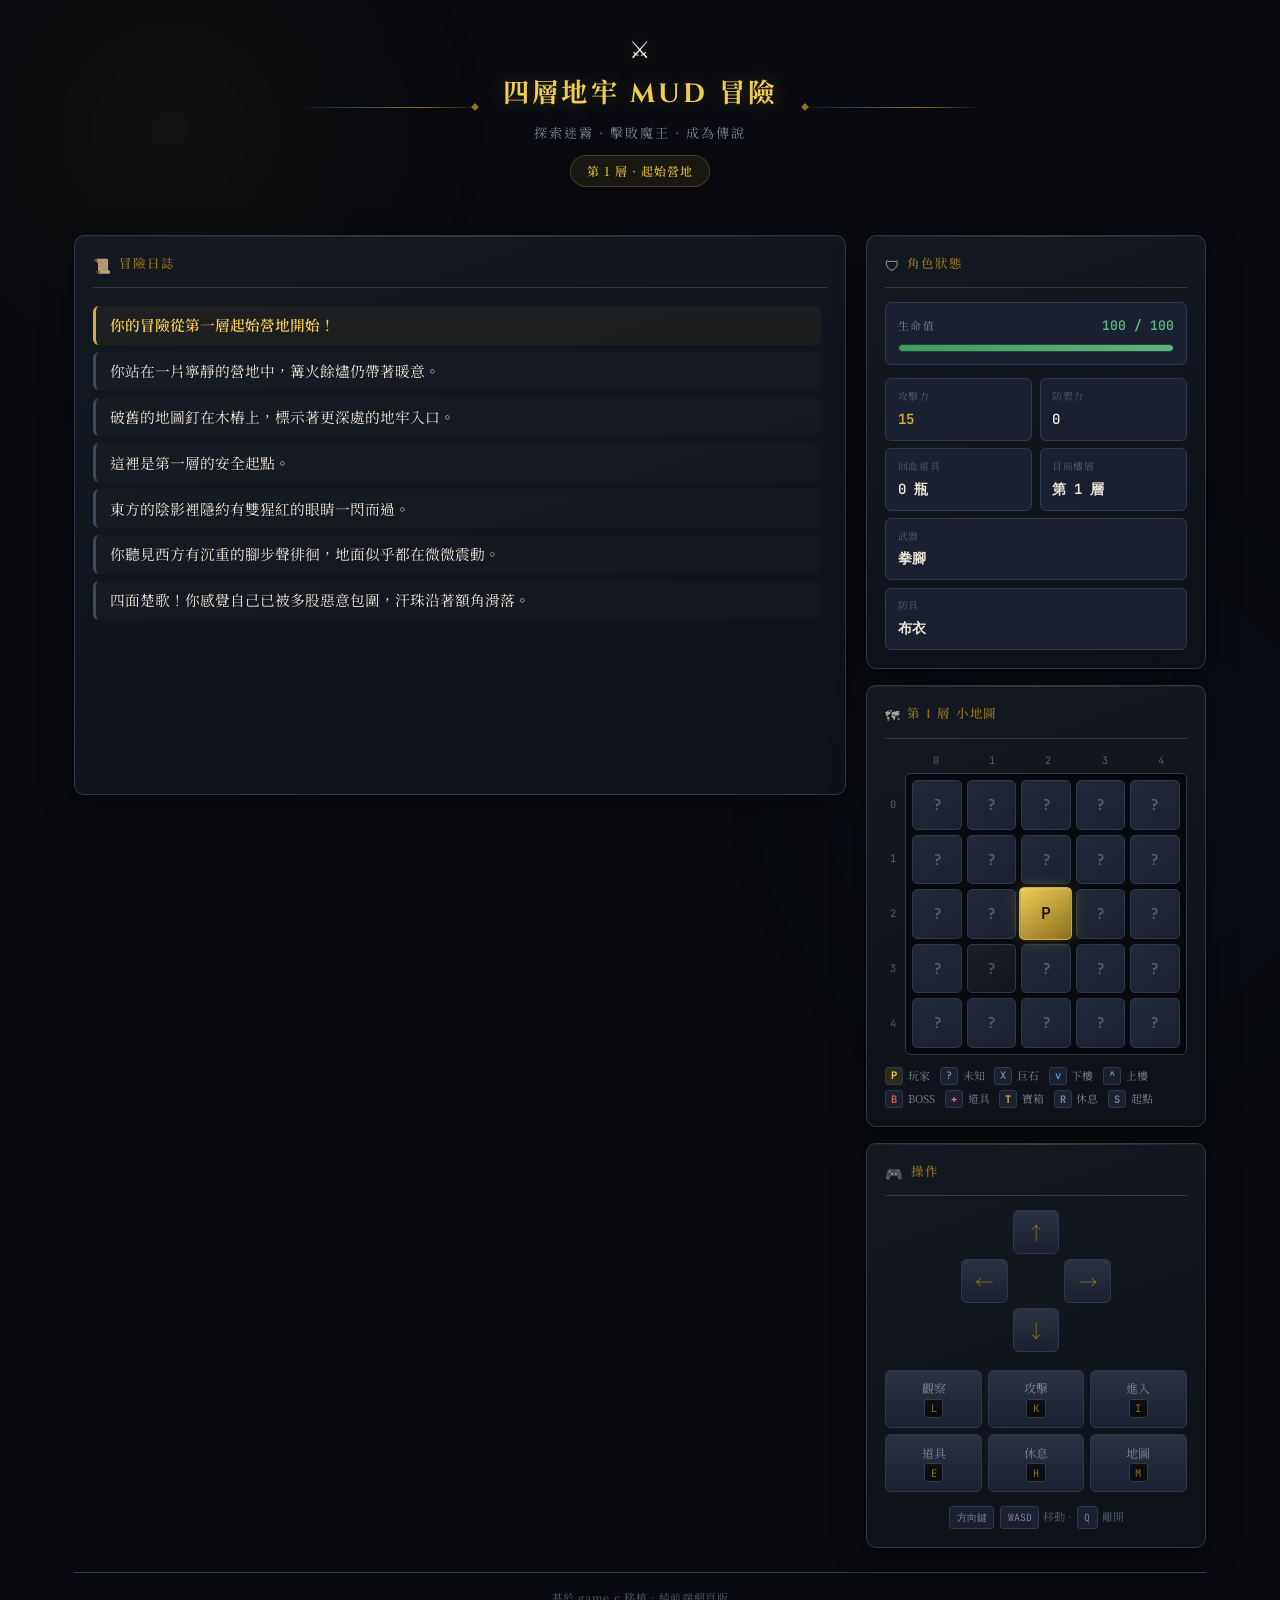
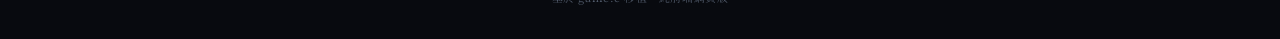
<file: index.html>
<!DOCTYPE html>
<html lang="zh-Hant">
<head>
  <meta charset="UTF-8">
  <meta name="viewport" content="width=device-width, initial-scale=1.0">
  <title>四層地牢 MUD 冒險</title>
  <link rel="stylesheet" href="css/style.css">
  <link rel="preconnect" href="https://fonts.googleapis.com">
  <link rel="preconnect" href="https://fonts.gstatic.com" crossorigin>
  <link href="https://fonts.googleapis.com/css2?family=Cinzel:wght@500;700&family=Noto+Serif+TC:wght@400;500;600;700&family=JetBrains+Mono:wght@400;600&display=swap" rel="stylesheet">
</head>
<body>
  <div class="ambient ambient-a"></div>
  <div class="ambient ambient-b"></div>

  <div class="app">
    <header class="header">
      <div class="header-ornament left"></div>
      <div class="header-center">
        <div class="header-emblem" aria-hidden="true">⚔</div>
        <h1>四層地牢 MUD 冒險</h1>
        <p class="subtitle">探索迷霧 · 擊敗魔王 · 成為傳說</p>
        <div id="floor-badge" class="floor-badge">第 1 層 · 起始營地</div>
      </div>
      <div class="header-ornament right"></div>
    </header>

    <main class="game-layout">
      <section class="panel log-panel">
        <div class="panel-head">
          <span class="panel-icon" aria-hidden="true">📜</span>
          <h2>冒險日誌</h2>
        </div>
        <div id="log" class="log-content" aria-live="polite"></div>
      </section>

      <aside class="sidebar">
        <section class="panel status-panel">
          <div class="panel-head">
            <span class="panel-icon" aria-hidden="true">🛡</span>
            <h2>角色狀態</h2>
          </div>

          <div class="hp-block">
            <div class="hp-header">
              <span class="hp-label">生命值</span>
              <span id="hp-text" class="hp-text">100 / 100</span>
            </div>
            <div class="hp-bar-track">
              <div id="hp-bar" class="hp-bar-fill" style="width: 100%"></div>
            </div>
          </div>

          <div id="status" class="status-grid"></div>
        </section>

        <section class="panel map-panel">
          <div class="panel-head">
            <span class="panel-icon" aria-hidden="true">🗺</span>
            <h2 id="map-title">第 1 層 小地圖</h2>
          </div>

          <div class="map-wrapper">
            <div class="map-axis-top">
              <span></span><span>0</span><span>1</span><span>2</span><span>3</span><span>4</span>
            </div>
            <div class="map-body">
              <div class="map-axis-left" id="map-axis-left"></div>
              <div id="map" class="map-grid" role="grid" aria-label="地牢地圖"></div>
            </div>
          </div>

          <div class="map-legend">
            <span class="legend-item"><i class="sym player">P</i>玩家</span>
            <span class="legend-item"><i class="sym unknown">?</i>未知</span>
            <span class="legend-item"><i class="sym wall">X</i>巨石</span>
            <span class="legend-item"><i class="sym stairs-down">v</i>下樓</span>
            <span class="legend-item"><i class="sym stairs-up">^</i>上樓</span>
            <span class="legend-item"><i class="sym boss">B</i>BOSS</span>
            <span class="legend-item"><i class="sym potion">+</i>道具</span>
            <span class="legend-item"><i class="sym chest">T</i>寶箱</span>
            <span class="legend-item"><i class="sym rest">R</i>休息</span>
            <span class="legend-item"><i class="sym start">S</i>起點</span>
          </div>
        </section>

        <section class="panel controls-panel">
          <div class="panel-head">
            <span class="panel-icon" aria-hidden="true">🎮</span>
            <h2>操作</h2>
          </div>

          <div class="dpad">
            <button class="btn move-btn" data-dir="up" title="向北移動 (W / ↑)">
              <span class="btn-arrow">↑</span>
            </button>
            <button class="btn move-btn" data-dir="left" title="向西移動 (A / ←)">
              <span class="btn-arrow">←</span>
            </button>
            <button class="btn move-btn" data-dir="down" title="向南移動 (S / ↓)">
              <span class="btn-arrow">↓</span>
            </button>
            <button class="btn move-btn" data-dir="right" title="向東移動 (D / →)">
              <span class="btn-arrow">→</span>
            </button>
          </div>

          <div class="action-buttons">
            <button class="btn action-btn" data-action="look" title="L">
              <span class="action-name">觀察</span><kbd>L</kbd>
            </button>
            <button class="btn action-btn combat" data-action="kill" title="K">
              <span class="action-name">攻擊</span><kbd>K</kbd>
            </button>
            <button class="btn action-btn" data-action="enter" title="I">
              <span class="action-name">進入</span><kbd>I</kbd>
            </button>
            <button class="btn action-btn heal" data-action="potion" title="E">
              <span class="action-name">道具</span><kbd>E</kbd>
            </button>
            <button class="btn action-btn heal" data-action="rest" title="H">
              <span class="action-name">休息</span><kbd>H</kbd>
            </button>
            <button class="btn action-btn" data-action="map" title="M">
              <span class="action-name">地圖</span><kbd>M</kbd>
            </button>
          </div>

          <p class="hint">
            <span class="hint-chip">方向鍵</span>
            <span class="hint-chip">WASD</span>
            移動 ·
            <span class="hint-chip">Q</span>
            離開
          </p>
        </section>
      </aside>
    </main>

    <footer class="footer">
      <span>基於 game.c 移植 · 純前端網頁版</span>
    </footer>
  </div>

  <div id="modal-overlay" class="modal-overlay hidden">
    <div class="modal boss-modal" role="dialog" aria-labelledby="modal-title">
      <div class="modal-glow"></div>
      <div class="modal-icon" aria-hidden="true">☠</div>
      <h3 id="modal-title">危險警告</h3>
      <p>前方房間散發著毀滅性的暗紅氣息，令人窒息！</p>
      <p>你感覺到一股遠超先前三層怪物的恐怖力量——這是 BOSS 的巢穴。</p>
      <p class="modal-warn">一旦進入，將無法輕易撤退。</p>
      <div class="modal-actions">
        <button id="modal-yes" class="btn btn-danger">進入決戰 <kbd>Y</kbd></button>
        <button id="modal-no" class="btn btn-ghost">再準備一下 <kbd>N</kbd></button>
      </div>
    </div>
  </div>

  <div id="end-overlay" class="modal-overlay hidden">
    <div class="modal end-modal">
      <div class="modal-glow"></div>
      <div id="end-icon" class="modal-icon" aria-hidden="true"></div>
      <h3 id="end-title"></h3>
      <p id="end-message"></p>
      <button id="restart-btn" class="btn btn-primary">重新冒險</button>
    </div>
  </div>

  <script src="js/game.js"></script>
  <script src="js/main.js"></script>
</body>
</html>
</file>
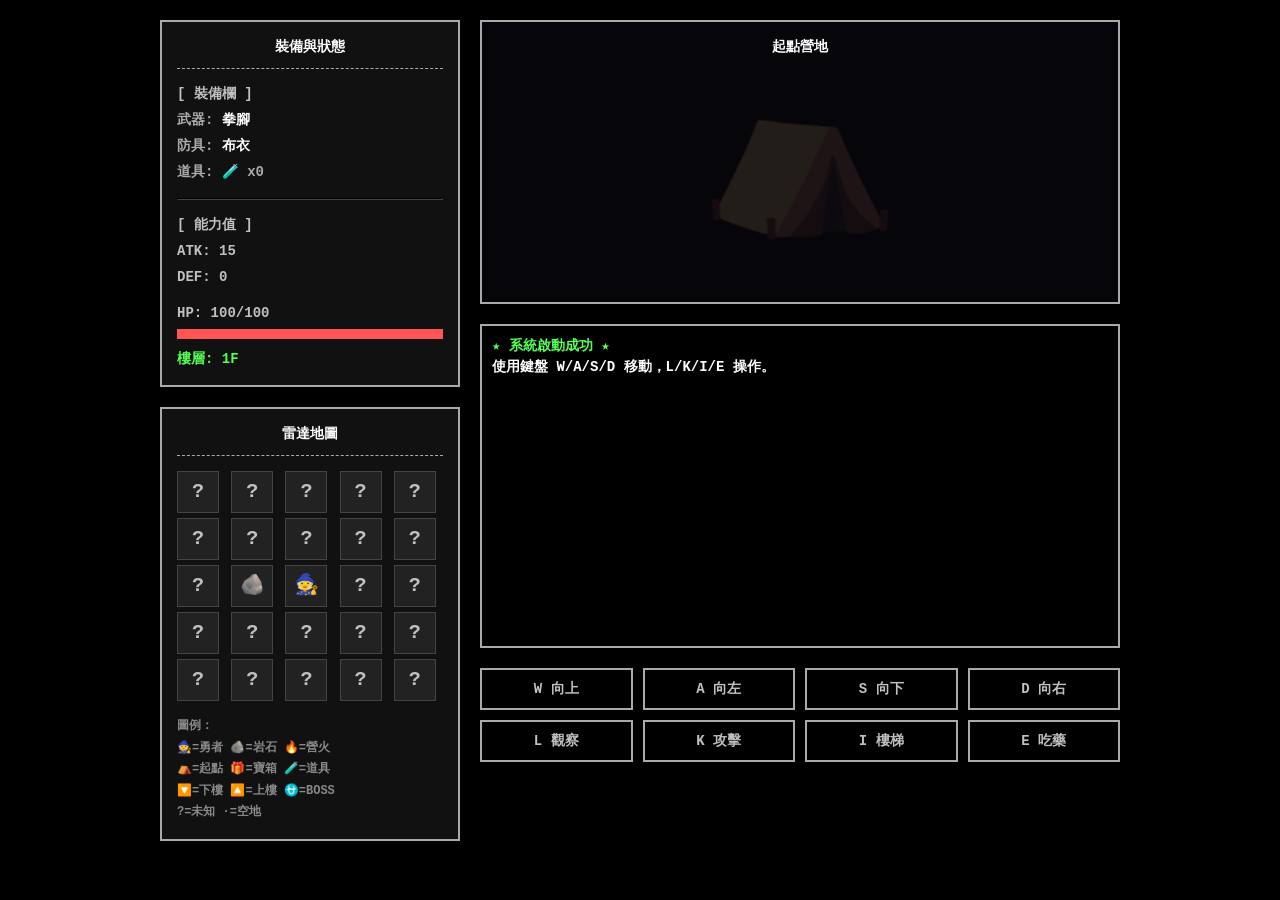
<file: MUD-GAME.html>
<!DOCTYPE html>
<html lang="zh-TW">
<head>
    <meta charset="UTF-8">
    <title>四層地牢 MUD - DOS RPG Edition</title>
    <style>
        :root {
            --bg-color: #000000;
            --text-color: #c0c0c0;
            --border-color: #aaaaaa;
            --highlight: #ffffff;
            --danger: #ff5555;
            --success: #55ff55;
        }

        body {
            background-color: var(--bg-color);
            color: var(--text-color);
            font-family: 'Courier New', 'Consolas', 'MingLiU', '細明體', monospace;
            font-size: 14px;
            font-weight: bold;
            margin: 0;
            padding: 20px;
            display: flex;
            justify-content: center;
            line-height: 1.5;
        }

        #game-container {
            display: flex;
            gap: 20px;
            width: 960px;
            max-width: 100%;
        }

        #left-panel {
            width: 300px;
            display: flex;
            flex-direction: column;
            gap: 20px;
        }

        .panel {
            border: 2px solid var(--border-color);
            padding: 15px;
            background: #111;
        }

        .panel-title {
            color: var(--highlight);
            text-align: center;
            margin-bottom: 15px;
            border-bottom: 1px dashed var(--border-color);
            padding-bottom: 10px;
        }

        #map-grid {
            display: grid;
            grid-template-columns: repeat(5, 1fr);
            gap: 5px;
            text-align: center;
            font-size: 20px;
        }

        .map-cell {
            width: 40px;
            height: 40px;
            display: flex;
            align-items: center;
            justify-content: center;
            background: #222;
            border: 1px solid #444;
        }

        #right-panel {
            flex-grow: 1;
            display: flex;
            flex-direction: column;
            gap: 20px;
        }

        #viewport {
            height: 250px;
            display: flex;
            flex-direction: column;
            align-items: center;
            justify-content: center;
            position: relative;
            overflow: hidden;
            background-color: #000;
            transition: background-color 0.8s ease;
        }

        #room-bg {
            position: absolute;
            font-size: 160px;
            opacity: 0.15;
            z-index: 0;
            user-select: none;
            filter: grayscale(50%);
        }

        #room-items {
            position: absolute;
            top: 55%;
            font-size: 40px;
            display: flex;
            gap: 20px;
            z-index: 1;
        }

        .item-bounce {
            animation: itemBounce 1.5s infinite ease-in-out;
            cursor: default;
        }

        @keyframes itemBounce {
            0%, 100% { transform: translateY(0); }
            50% { transform: translateY(-10px); }
        }

        #monster-img {
            max-height: 150px;
            display: none;
            transition: transform 0.1s;
            z-index: 2;
        }

        @keyframes attackShake {
            0% { transform: translate(1px, 1px) rotate(0deg); }
            10% { transform: translate(-1px, -2px) rotate(-1deg); }
            20% { transform: translate(-3px, 0px) rotate(1deg); }
            30% { transform: translate(3px, 2px) rotate(0deg); }
            40% { transform: translate(1px, -1px) rotate(1deg); }
            50% { transform: translate(-1px, 2px) rotate(-1deg); }
            60% { transform: translate(-3px, 1px) rotate(0deg); }
            70% { transform: translate(3px, 1px) rotate(-1deg); }
            80% { transform: translate(-1px, -1px) rotate(1deg); }
            90% { transform: translate(1px, 2px) rotate(0deg); }
            100% { transform: translate(1px, -2px) rotate(-1deg); filter: brightness(200%) sepia(100%) hue-rotate(300deg) saturate(300%); }
        }

        .shake { animation: attackShake 0.4s; }

        @keyframes damageFlash {
            0% { filter: brightness(100%) hue-rotate(0deg); }
            50% { filter: brightness(150%) hue-rotate(-50deg) sepia(100%) saturate(500%); background-color: #500; }
            100% { filter: brightness(100%) hue-rotate(0deg); }
        }

        .flash-red { animation: damageFlash 0.3s; }

        #log {
            height: 300px;
            overflow-y: auto;
            background: #000;
            border: 2px solid var(--border-color);
            padding: 10px;
            white-space: pre-wrap;
        }

        #controls {
            display: grid;
            grid-template-columns: repeat(4, 1fr);
            gap: 10px;
        }

        button {
            background: #000;
            color: var(--text-color);
            border: 2px solid var(--border-color);
            font-family: inherit;
            font-size: 14px;
            font-weight: bold;
            padding: 10px;
            cursor: pointer;
            transition: 0.2s;
        }

        button:hover {
            background: var(--text-color);
            color: var(--bg-color);
        }

        .hp-bar {
            width: 100%;
            background: #333;
            height: 10px;
            margin-top: 5px;
        }

        .hp-fill {
            background: var(--danger);
            height: 100%;
            width: 100%;
            transition: width 0.3s;
        }
    </style>
</head>
<body>

<div id="game-container">
    <div id="left-panel">
        <div class="panel">
            <div class="panel-title">裝備與狀態</div>
            <div>[ 裝備欄 ]</div>
            <div style="margin-top:5px; color:#aaa;">武器: <span id="ui-weapon" style="color:var(--highlight)">-</span></div>
            <div style="margin-top:5px; color:#aaa;">防具: <span id="ui-armor" style="color:var(--highlight)">-</span></div>
            <div style="margin-top:5px; color:#aaa;">道具: &#129514; x<span id="ui-potions">0</span></div>
            <hr style="border-color:#444; margin:15px 0;">
            <div>[ 能力值 ]</div>
            <div style="margin-top:5px;">ATK: <span id="ui-atk">0</span></div>
            <div style="margin-top:5px;">DEF: <span id="ui-def">0</span></div>
            <div style="margin-top:15px;">HP: <span id="ui-hp">0</span>/<span id="ui-max-hp">0</span></div>
            <div class="hp-bar"><div id="ui-hp-fill" class="hp-fill" style="width:0%"></div></div>
            <div style="margin-top:10px; color:var(--success);">樓層: <span id="ui-floor">1</span>F</div>
        </div>

        <div class="panel">
            <div class="panel-title">雷達地圖</div>
            <div id="map-grid"></div>
            <div style="margin-top: 15px; font-size: 12px; line-height: 1.8; color: #888;">
                圖例：<br>
                &#129497;=勇者 &#129704;=岩石 &#128293;=營火<br>
                &#9978;=起點 &#127873;=寶箱 &#129514;=道具<br>
                &#128317;=下樓 &#128316;=上樓 &#9934;=BOSS<br>
                ?=未知 &middot;=空地
            </div>
        </div>
    </div>

    <div id="right-panel">
        <div id="viewport" class="panel">
            <div id="room-bg"></div>
            <div id="room-items"></div>
            
            <div id="room-title" style="position:absolute; top:15px; color:var(--highlight); z-index: 3;">讀取中...</div>
            <img id="monster-img" alt="Monster">
            <div id="monster-hp-container" style="display:none; position:absolute; bottom:15px; width:80%; text-align:center; z-index: 3;">
                <div id="monster-name">讀取中</div>
                <div class="hp-bar" style="height:5px;"><div id="monster-hp-fill" class="hp-fill"></div></div>
            </div>
        </div>

        <div id="log">系統啟動中...</div>

        <div id="controls">
            <button onclick="handleInput('w')">W 向上</button>
            <button onclick="handleInput('a')">A 向左</button>
            <button onclick="handleInput('s')">S 向下</button>
            <button onclick="handleInput('d')">D 向右</button>
            <button onclick="handleInput('l')">L 觀察</button>
            <button onclick="handleInput('k')">K 攻擊</button>
            <button onclick="handleInput('i')">I 樓梯</button>
            <button onclick="handleInput('e')">E 吃藥</button>
        </div>
    </div>
</div>

<script>
// 核彈級除錯防護罩，只要崩潰直接覆蓋整個畫面
try {
    const MAP_SIZE = 5;
    const NUM_FLOORS = 4;
    const MAX_HP = 100;
    const BOSS_HP = 270;
    const POTION_HEAL = 50;

    const RT = { START: 0, FOREST: 1, CAVE: 2, WASTELAND: 3, REST: 4, WALL: 5, STAIRS_DOWN: 6, STAIRS_UP: 7, BOSS_GATE: 8, BOSS: 9 };

    // 1. 預先分配 100% 完整的陣列記憶體結構，根絕所有 undefined
    let floors = [];
    let explored = [];
    let wallKnown = [];

    for (let f = 0; f < NUM_FLOORS; f++) {
        floors[f] = [];
        explored[f] = [];
        wallKnown[f] = [];
        for (let y = 0; y < MAP_SIZE; y++) {
            floors[f][y] = [];
            explored[f][y] = [];
            wallKnown[f][y] = [];
            for (let x = 0; x < MAP_SIZE; x++) {
                floors[f][y][x] = { type: RT.FOREST, hasMonster: false, monsterHp: 0, monsterMaxHp: 0, isBoss: false, hasChest: false, chestOpened: false, hasPotion: false, monsterName: "" };
                explored[f][y][x] = false;
                wallKnown[f][y][x] = false;
            }
        }
    }

    let player = { x: 2, y: 2, hp: MAX_HP, max_hp: MAX_HP, atk: 15, def: 0, potions: 0, weapon: "拳腳", armor: "布衣" };
    let currentFloor = 0;
    let gameWon = false;
    let stairsDownPos = [[0,0], [0,0], [0,0], [0,0]];

    function rand(min, max) { return Math.floor(Math.random() * (max - min + 1)) + min; }
    function randPercent() { return Math.floor(Math.random() * 100); }
    function curRoom() { return floors[currentFloor][player.y][player.x]; }

    function logMsg(msg, color) {
        let logBox = document.getElementById("log");
        if (!logBox) return;
        if (logBox.innerHTML.includes("系統啟動中...")) logBox.innerHTML = "";
        let span = document.createElement("span");
        span.innerHTML = msg + "<br>";
        if (color) span.style.color = color;
        logBox.appendChild(span);
        logBox.scrollTop = logBox.scrollHeight;
    }

    function assignMonster(room) {
        let forest = ["哥布林", "野狼", "樹妖", "沼澤蛙人"];
        let cave = ["地底蜘蛛", "蝙蝠群", "石像鬼", "洞穴蜥蜴"];
        let waste = ["枯骨兵", "沙蠍", "荒漠盜匪", "腐屍獸"];
        if (room.isBoss) { room.monsterName = "遠古魔王"; return; }
        if (room.type === RT.FOREST) room.monsterName = forest[rand(0, 3)];
        else if (room.type === RT.CAVE) room.monsterName = cave[rand(0, 3)];
        else if (room.type === RT.WASTELAND) room.monsterName = waste[rand(0, 3)];
        else room.monsterName = "未知魔物";
    }

    function randomTerrain() {
        let roll = rand(0, 9);
        if (roll < 3) return RT.FOREST;
        if (roll < 6) return RT.CAVE;
        if (roll < 8) return RT.WASTELAND;
        return RT.REST;
    }

    function getEdgeCells(f, excludeX, excludeY) {
        let cells = [];
        for (let y = 0; y < MAP_SIZE; y++) {
            for (let x = 0; x < MAP_SIZE; x++) {
                if (x === 0 || x === MAP_SIZE - 1 || y === 0 || y === MAP_SIZE - 1) {
                    if (floors[f][y][x].type !== RT.WALL && (x !== excludeX || y !== excludeY)) {
                        cells.push([x, y]);
                    }
                }
            }
        }
        return cells;
    }

    function ensureStairPassage(f, sx, sy) {
        floors[f][sy][sx].hasMonster = false;
        let dx = [-1, 1, 0, 0], dy = [0, 0, -1, 1];
        for (let i = 0; i < 4; i++) {
            let x = sx + dx[i], y = sy + dy[i];
            if (x >= 0 && x < MAP_SIZE && y >= 0 && y < MAP_SIZE) {
                if (floors[f][y][x].type === RT.WALL) floors[f][y][x].type = randomTerrain();
                floors[f][y][x].hasMonster = false;
            }
        }
    }

    // 2. 修改生成邏輯，只覆寫屬性，不破壞陣列結構
    function generateFloor(f, startX, startY, startType) {
        floors[f][startY][startX].type = startType;
        for (let y = 0; y < MAP_SIZE; y++) {
            for (let x = 0; x < MAP_SIZE; x++) {
                if (x === startX && y === startY) continue;
                floors[f][y][x].type = (randPercent() < 15) ? RT.WALL : randomTerrain();
                if (floors[f][y][x].type !== RT.WALL && floors[f][y][x].type !== RT.REST && randPercent() < 40) {
                    floors[f][y][x].hasMonster = true;
                    floors[f][y][x].monsterMaxHp = floors[f][y][x].monsterHp = rand(20, 40);
                    assignMonster(floors[f][y][x]);
                }
            }
        }
    }

    function initWorld() {
        generateFloor(0, 2, 2, RT.START);
        let edges1 = getEdgeCells(0, -1, -1);
        if (edges1.length > 0) {
            floors[0][edges1[0][1]][edges1[0][0]].hasChest = true;
            let edges2 = getEdgeCells(0, edges1[0][0], edges1[0][1]);
            if (edges2.length > 0) {
                let sx = edges2[0][0], sy = edges2[0][1];
                floors[0][sy][sx].type = RT.STAIRS_DOWN;
                floors[0][sy][sx].hasMonster = false;
                stairsDownPos[0] = [sx, sy];
                ensureStairPassage(0, sx, sy);
            }
        }

        let ux1 = stairsDownPos[0][0], uy1 = stairsDownPos[0][1];
        generateFloor(1, ux1, uy1, RT.STAIRS_UP);
        ensureStairPassage(1, ux1, uy1);
        
        let emptyCells = [];
        for (let y = 0; y < MAP_SIZE; y++) {
            for (let x = 0; x < MAP_SIZE; x++) {
                if (floors[1][y][x].type !== RT.WALL && floors[1][y][x].type !== RT.STAIRS_UP && floors[1][y][x].type !== RT.REST && (x !== ux1 || y !== uy1)) {
                    emptyCells.push([x, y]);
                }
            }
        }
        for (let i = 0; i < 2 && emptyCells.length > 0; i++) {
            let idx = rand(0, emptyCells.length - 1);
            let px = emptyCells[idx][0], py = emptyCells[idx][1];
            floors[1][py][px].hasPotion = true;
            floors[1][py][px].hasMonster = false;
            emptyCells.splice(idx, 1);
        }
        let edgesF2 = getEdgeCells(1, ux1, uy1);
        if (edgesF2.length > 0) {
            let sx = edgesF2[0][0], sy = edgesF2[0][1];
            floors[1][sy][sx].type = RT.STAIRS_DOWN;
            floors[1][sy][sx].hasMonster = false;
            stairsDownPos[1] = [sx, sy];
            ensureStairPassage(1, sx, sy);
        }

        let ux2 = stairsDownPos[1][0], uy2 = stairsDownPos[1][1];
        generateFloor(2, ux2, uy2, RT.STAIRS_UP);
        ensureStairPassage(2, ux2, uy2);
        let edgesF3 = getEdgeCells(2, ux2, uy2);
        let bx = edgesF3.length > 0 ? edgesF3[0][0] : ((ux2 === 0) ? MAP_SIZE - 1 : 0);
        let by = edgesF3.length > 0 ? edgesF3[0][1] : uy2;
        floors[2][by][bx].type = RT.BOSS_GATE;
        floors[2][by][bx].hasMonster = false;
        stairsDownPos[2] = [bx, by];
        ensureStairPassage(2, bx, by);

        let ux3 = stairsDownPos[2][0], uy3 = stairsDownPos[2][1];
        // 第四層特殊處理
        for (let y = 0; y < MAP_SIZE; y++) {
            for (let x = 0; x < MAP_SIZE; x++) {
                floors[3][y][x].type = RT.WALL;
            }
        }
        floors[3][uy3][ux3].type = RT.STAIRS_UP;
        ensureStairPassage(3, ux3, uy3);
        
        let cx = ux3, cy = uy3;
        let antiLoop = 0;
        while ((cx !== 2 || cy !== 2) && antiLoop < 20) {
            if (cx !== 2) cx += (2 > cx) ? 1 : -1;
            else cy += (2 > cy) ? 1 : -1;
            floors[3][cy][cx].type = RT.CAVE;
            antiLoop++;
        }
        floors[3][2][2].type = RT.BOSS;
        floors[3][2][2].hasMonster = true;
        floors[3][2][2].isBoss = true;
        floors[3][2][2].monsterMaxHp = floors[3][2][2].monsterHp = BOSS_HP;
        assignMonster(floors[3][2][2]);
    }

    function getMapSymbol(x, y) {
        if (x === player.x && y === player.y) return "&#129497;";
        let r = floors[currentFloor][y][x];
        let exp = explored[currentFloor][y][x];
        let wk = wallKnown[currentFloor][y][x];

        if (r.type === RT.WALL) return (wk || exp) ? "&#129704;" : "?";
        if (!exp && !wk) return "?";
        if (r.type === RT.STAIRS_DOWN) return "&#128317;";
        if (r.type === RT.STAIRS_UP) return "&#128316;";
        if (r.type === RT.BOSS_GATE || (r.type === RT.BOSS && r.hasMonster)) return "&#9934;";
        if (r.type === RT.START) return "&#9978;";
        if (r.type === RT.REST) return "&#128293;";
        if (r.hasChest && !r.chestOpened) return "&#127873;";
        if (r.hasPotion) return "&#129514;";
        return "&middot;";
    }

    function updateMap() {
        let grid = document.getElementById("map-grid");
        grid.innerHTML = "";
        for (let y = 0; y < MAP_SIZE; y++) {
            for (let x = 0; x < MAP_SIZE; x++) {
                let div = document.createElement("div");
                div.className = "map-cell";
                div.innerHTML = getMapSymbol(x, y);
                grid.appendChild(div);
            }
        }
    }

    function updateViewport() {
        let room = curRoom();
        let vp = document.getElementById("viewport");
        
        let titles = ["起點營地", "迷霧森林", "鐘乳石洞", "荒涼廢土", "營火休息區", "崩塌岩壁", "深淵樓梯", "向上樓梯", "魔王門扉", "遠古殿堂"];
        let bgColors = ["#05050a", "#001a05", "#111111", "#1a1000", "#1a0500", "#222222", "#00001a", "#05051a", "#2a0000", "#330000"];
        let bgMap = ["&#9978;", "&#127794;", "&#128378;", "&#127964;", "&#128293;", "&#129704;", "&#128371;", "&#129644;", "&#9934;", "&#128128;"];
        
        vp.style.backgroundColor = bgColors[room.type] || "#000";
        document.getElementById("room-title").innerText = titles[room.type] || "未知";
        document.getElementById("room-bg").innerHTML = bgMap[room.type] || "";

        let itemsHTML = "";
        if (room.hasChest) {
            if (!room.chestOpened) itemsHTML += "<div class='item-bounce'>&#127873;</div>";
            else itemsHTML += "<div style='opacity: 0.3;'>&#127873;</div>";
        }
        if (room.hasPotion) itemsHTML += "<div class='item-bounce'>&#129514;</div>";
        document.getElementById("room-items").innerHTML = itemsHTML;

        let mImg = document.getElementById("monster-img");
        let mHpBox = document.getElementById("monster-hp-container");
        
        if (room.hasMonster) {
            mImg.style.display = "block";
            mImg.src = "https://robohash.org/" + encodeURIComponent(room.monsterName) + "?set=set2&size=150x150";
            mHpBox.style.display = "block";
            document.getElementById("monster-name").innerText = room.monsterName;
            document.getElementById("monster-hp-fill").style.width = (room.monsterHp / room.monsterMaxHp * 100) + "%";
        } else {
            mImg.style.display = "none";
            mHpBox.style.display = "none";
        }
    }

    function updateUI() {
        document.getElementById("ui-weapon").innerText = player.weapon;
        document.getElementById("ui-armor").innerText = player.armor;
        document.getElementById("ui-potions").innerText = player.potions;
        document.getElementById("ui-atk").innerText = player.atk;
        document.getElementById("ui-def").innerText = player.def;
        document.getElementById("ui-hp").innerText = player.hp;
        document.getElementById("ui-max-hp").innerText = player.max_hp;
        document.getElementById("ui-hp-fill").style.width = (player.hp / player.max_hp * 100) + "%";
        document.getElementById("ui-floor").innerText = currentFloor + 1;
        updateMap();
        updateViewport();
    }

    function revealAdjacentWalls() {
        let dx = [0, 0, 1, -1], dy = [-1, 1, 0, 0];
        for (let i = 0; i < 4; i++) {
            let nx = player.x + dx[i], ny = player.y + dy[i];
            if (nx >= 0 && nx < MAP_SIZE && ny >= 0 && ny < MAP_SIZE) {
                if (floors[currentFloor][ny][nx].type === RT.WALL) wallKnown[currentFloor][ny][nx] = true;
            }
        }
    }

    function onEnterRoom() {
        explored[currentFloor][player.y][player.x] = true;
        revealAdjacentWalls();
        
        let room = curRoom();
        logMsg("你來到了新區域...", "var(--highlight)");
        
        if (room.hasChest && !room.chestOpened) {
            let weapons = ["生鏽短劍", "獵人短弓", "鋼鐵長刀", "符文匕首"];
            let armors = ["皮革護胸", "鍊甲背心", "山民斗篷", "古舊盾甲"];
            player.atk += rand(8, 12); player.def += rand(5, 8);
            player.weapon = weapons[rand(0, 3)]; player.armor = armors[rand(0, 3)];
            room.chestOpened = true;
            logMsg("發現寶箱！獲得【" + player.weapon + "】與【" + player.armor + "】！", "var(--success)");
        }
        if (room.hasPotion) {
            room.hasPotion = false;
            player.potions++;
            logMsg("發現一瓶回血藥劑！(持有 " + player.potions + " 瓶)", "var(--success)");
        }
        if (room.hasMonster) {
            logMsg("【" + room.monsterName + "】擋住了去路！", "var(--danger)");
        }
        updateUI();
    }

    window.tryMove = function(dx, dy) {
        if (player.hp <= 0 || gameWon) return;
        let room = curRoom();
        if (room.hasMonster) { logMsg("怪物擋住了去路！請先攻擊(K)", "var(--danger)"); return; }
        let nx = player.x + dx, ny = player.y + dy;
        if (nx < 0 || nx >= MAP_SIZE || ny < 0 || ny >= MAP_SIZE) { logMsg("前方是地圖邊界。"); return; }
        if (floors[currentFloor][ny][nx].type === RT.WALL) {
            wallKnown[currentFloor][ny][nx] = true;
            logMsg("前方是崩塌的岩石，無法通行！");
            updateUI();
            return;
        }
        player.x = nx; player.y = ny;
        onEnterRoom();
    };

    window.cmdAttack = function() {
        if (player.hp <= 0 || gameWon) return;
        let room = curRoom();
        if (!room.hasMonster) { logMsg("這裡沒有怪物。"); return; }

        let img = document.getElementById("monster-img");
        img.classList.remove("shake");
        void img.offsetWidth;
        img.classList.add("shake");

        room.monsterHp -= player.atk;
        logMsg("你攻擊造成 " + player.atk + " 點傷害！");

        if (room.monsterHp <= 0) {
            room.hasMonster = false;
            if (room.isBoss) {
                gameWon = true;
                logMsg("打倒了遠古魔王！恭喜通關！", "var(--success)");
            } else {
                logMsg("怪物倒下了！");
            }
            updateUI();
            return;
        }

        let dmg = Math.max(1, (room.isBoss ? rand(16, 24) : rand(5, 15)) - player.def);
        player.hp -= dmg;
        
        let vp = document.getElementById("viewport");
        vp.classList.remove("flash-red");
        void vp.offsetWidth;
        vp.classList.add("flash-red");

        logMsg("怪物反擊！造成 " + dmg + " 點傷害！", "var(--danger)");
        if (player.hp <= 0) { player.hp = 0; logMsg("你已力竭倒下...", "var(--danger)"); }
        updateUI();
    };

    window.cmdStairs = function() {
        if (player.hp <= 0 || gameWon) return;
        let room = curRoom();
        if (room.hasMonster) { logMsg("怪物擋路！"); return; }
        if (room.type === RT.STAIRS_DOWN) {
            currentFloor++; logMsg("來到了下層！", "var(--highlight)"); onEnterRoom();
        } else if (room.type === RT.STAIRS_UP) {
            currentFloor--; logMsg("回到了上層！", "var(--highlight)"); onEnterRoom();
        } else if (room.type === RT.BOSS_GATE) {
            if(confirm("確定進入 BOSS 房間嗎？將無法後退！")) {
                currentFloor++; logMsg("踏入決戰之地！", "var(--danger)"); onEnterRoom();
            }
        } else { logMsg("這裡沒有通道。"); }
    };

    window.cmdHeal = function() {
        if (player.hp <= 0 || gameWon) return;
        let room = curRoom();
        if (room.type === RT.REST) {
            if (player.hp >= player.max_hp) return;
            let heal = rand(20, 35);
            player.hp = Math.min(player.max_hp, player.hp + heal);
            logMsg("營火休息恢復了 " + heal + " 點 HP！", "var(--success)");
            updateUI();
        } else {
            if (player.potions <= 0 || player.hp >= player.max_hp) return;
            player.potions--;
            player.hp = Math.min(player.max_hp, player.hp + POTION_HEAL);
            logMsg("喝下藥劑恢復 " + POTION_HEAL + " 點 HP！", "var(--success)");
            updateUI();
        }
    };

    window.cmdLook = function() { logMsg("你環顧四周..."); };

    window.handleInput = function(key) {
        switch(key.toLowerCase()) {
            case 'w': tryMove(0, -1); break;
            case 's': tryMove(0, 1); break;
            case 'a': tryMove(-1, 0); break;
            case 'd': tryMove(1, 0); break;
            case 'l': cmdLook(); break;
            case 'k': cmdAttack(); break;
            case 'i': cmdStairs(); break;
            case 'e': cmdHeal(); break;
        }
    };

    document.addEventListener("keydown", function(e) {
        let keyMap = { ArrowUp: 'w', ArrowDown: 's', ArrowLeft: 'a', ArrowRight: 'd' };
        let key = keyMap[e.key] || e.key;
        if(['w','a','s','d','l','k','i','e'].includes(key.toLowerCase())) {
            handleInput(key);
        }
    });

    // 啟動指令
    initWorld();
    explored[0][2][2] = true;
    revealAdjacentWalls();
    logMsg("★ 系統啟動成功 ★", "var(--success)");
    logMsg("使用鍵盤 W/A/S/D 移動，L/K/I/E 操作。", "var(--highlight)");
    updateUI();

} catch (e) {
    // 終極錯誤攔截，如果失敗直接蓋台
    document.body.innerHTML = `
        <div style="background: #111; border: 2px solid #ff5555; padding: 20px; color: #fff; max-width: 800px; margin: 50px auto; font-family: monospace;">
            <h1 style="color: #ff5555; margin-top: 0;">🚨 致命錯誤 (Fatal Error)</h1>
            <p>遊戲引擎在啟動時崩潰了。請將以下紅色文字截圖給我看，我馬上能抓到蟲：</p>
            <hr style="border-color: #444;">
            <h2 style="color: #ff5555;">${e.name}: ${e.message}</h2>
            <pre style="color: #aaa; overflow-x: auto; font-size: 14px;">${e.stack}</pre>
        </div>
    `;
}
</script>
</body>
</html>
</file>
<file: css/style.css>
:root {
  --bg: #080a0f;
  --bg-elevated: #0e1118;
  --surface: #141820;
  --surface2: #1a2030;
  --surface3: #222a3a;
  --border: #2e3848;
  --border-light: #3d4a60;
  --text: #ece6d8;
  --text-dim: #7a8494;
  --text-muted: #525c6c;
  --gold: #d4af37;
  --gold-bright: #f0cc55;
  --gold-dim: #8a7020;
  --gold-glow: rgba(212, 175, 55, 0.25);
  --red: #d45a5a;
  --red-glow: rgba(212, 90, 90, 0.3);
  --green: #5cb87a;
  --green-glow: rgba(92, 184, 122, 0.25);
  --blue: #5a8fd4;
  --purple: #9b7fd4;
  --font-display: 'Cinzel', 'Noto Serif TC', serif;
  --font-serif: 'Noto Serif TC', 'PMingLiU', serif;
  --font-mono: 'JetBrains Mono', 'Consolas', monospace;
  --radius: 10px;
  --radius-sm: 6px;
  --shadow: 0 8px 32px rgba(0, 0, 0, 0.45);
  --shadow-glow: 0 0 40px rgba(212, 175, 55, 0.08);
}

* {
  box-sizing: border-box;
  margin: 0;
  padding: 0;
}

body {
  font-family: var(--font-serif);
  background: var(--bg);
  color: var(--text);
  min-height: 100vh;
  line-height: 1.65;
  overflow-x: hidden;
}

/* Ambient background */
.ambient {
  position: fixed;
  border-radius: 50%;
  pointer-events: none;
  filter: blur(80px);
  z-index: 0;
}

.ambient-a {
  width: 500px;
  height: 500px;
  top: -120px;
  left: -80px;
  background: radial-gradient(circle, rgba(212, 175, 55, 0.07) 0%, transparent 70%);
  animation: drift 18s ease-in-out infinite alternate;
}

.ambient-b {
  width: 600px;
  height: 600px;
  bottom: -200px;
  right: -100px;
  background: radial-gradient(circle, rgba(90, 143, 212, 0.06) 0%, transparent 70%);
  animation: drift 22s ease-in-out infinite alternate-reverse;
}

@keyframes drift {
  from { transform: translate(0, 0); }
  to { transform: translate(30px, 20px); }
}

.app {
  position: relative;
  z-index: 1;
  max-width: 1180px;
  margin: 0 auto;
  padding: 1.75rem 1.5rem 2rem;
}

/* ── Header ── */
.header {
  display: flex;
  align-items: center;
  justify-content: center;
  gap: 1.5rem;
  margin-bottom: 1.75rem;
  padding-bottom: 1.25rem;
}

.header-ornament {
  flex: 1;
  max-width: 180px;
  height: 1px;
  background: linear-gradient(90deg, transparent, var(--border-light), var(--gold-dim), transparent);
  position: relative;
}

.header-ornament::after {
  content: '◆';
  position: absolute;
  top: 50%;
  transform: translateY(-50%);
  color: var(--gold-dim);
  font-size: 0.5rem;
}

.header-ornament.left::after { right: 0; }
.header-ornament.right::after { left: 0; }

.header-center {
  text-align: center;
}

.header-emblem {
  font-size: 1.5rem;
  margin-bottom: 0.35rem;
  filter: drop-shadow(0 0 8px var(--gold-glow));
  animation: emblemPulse 3s ease-in-out infinite;
}

@keyframes emblemPulse {
  0%, 100% { opacity: 0.85; transform: scale(1); }
  50% { opacity: 1; transform: scale(1.05); }
}

.header h1 {
  font-family: var(--font-display);
  font-size: 1.65rem;
  font-weight: 700;
  color: var(--gold-bright);
  letter-spacing: 0.12em;
  text-shadow: 0 0 20px var(--gold-glow);
}

.subtitle {
  color: var(--text-dim);
  font-size: 0.82rem;
  margin-top: 0.3rem;
  letter-spacing: 0.15em;
}

.floor-badge {
  display: inline-block;
  margin-top: 0.75rem;
  padding: 0.3rem 1rem;
  font-size: 0.75rem;
  font-weight: 600;
  letter-spacing: 0.08em;
  color: var(--gold);
  background: rgba(212, 175, 55, 0.08);
  border: 1px solid rgba(212, 175, 55, 0.25);
  border-radius: 20px;
  transition: all 0.4s ease;
}

/* ── Layout ── */
.game-layout {
  display: grid;
  grid-template-columns: 1fr 340px;
  gap: 1.25rem;
  align-items: start;
}

@media (max-width: 900px) {
  .game-layout { grid-template-columns: 1fr; }
  .header-ornament { display: none; }
}

/* ── Panels ── */
.panel {
  background: linear-gradient(160deg, var(--surface) 0%, var(--bg-elevated) 100%);
  border: 1px solid var(--border);
  border-radius: var(--radius);
  padding: 1.1rem 1.15rem;
  box-shadow: var(--shadow), inset 0 1px 0 rgba(255, 255, 255, 0.03);
  position: relative;
  overflow: hidden;
}

.panel::before {
  content: '';
  position: absolute;
  top: 0;
  left: 0;
  right: 0;
  height: 1px;
  background: linear-gradient(90deg, transparent, rgba(212, 175, 55, 0.2), transparent);
}

.panel-head {
  display: flex;
  align-items: center;
  gap: 0.5rem;
  margin-bottom: 0.85rem;
  padding-bottom: 0.65rem;
  border-bottom: 1px solid var(--border);
}

.panel-icon {
  font-size: 0.9rem;
  opacity: 0.7;
}

.panel h2 {
  font-family: var(--font-display);
  font-size: 0.78rem;
  font-weight: 600;
  color: var(--gold-dim);
  text-transform: uppercase;
  letter-spacing: 0.14em;
}

/* ── Log ── */
.log-panel {
  min-height: 560px;
  display: flex;
  flex-direction: column;
}

.log-content {
  flex: 1;
  overflow-y: auto;
  max-height: 510px;
  font-size: 0.92rem;
  padding: 0.25rem 0.35rem 0.25rem 0;
  scrollbar-width: thin;
  scrollbar-color: var(--border-light) transparent;
}

.log-content::-webkit-scrollbar { width: 5px; }
.log-content::-webkit-scrollbar-track { background: transparent; }
.log-content::-webkit-scrollbar-thumb {
  background: var(--border-light);
  border-radius: 3px;
}

.log-entry {
  position: relative;
  margin-bottom: 0.45rem;
  padding: 0.45rem 0.65rem 0.45rem 0.85rem;
  border-radius: var(--radius-sm);
  background: rgba(255, 255, 255, 0.015);
  border-left: 3px solid transparent;
  animation: logIn 0.35s ease;
}

@keyframes logIn {
  from { opacity: 0; transform: translateX(-6px); }
  to { opacity: 1; transform: translateX(0); }
}

.log-entry.normal  { border-left-color: var(--border-light); color: var(--text); }
.log-entry.welcome { border-left-color: var(--gold); color: var(--gold-bright); font-weight: 600; background: rgba(212, 175, 55, 0.05); }
.log-entry.move    { border-left-color: var(--blue); color: #8ab4e8; }
.log-entry.floor   { border-left-color: var(--purple); color: #b8a0e8; font-weight: 600; }
.log-entry.combat  { border-left-color: #c87850; color: #e8a87c; }
.log-entry.loot    { border-left-color: var(--green); color: #7dd49a; background: rgba(92, 184, 122, 0.04); }
.log-entry.heal    { border-left-color: #4ec9a0; color: #6ec9b8; }
.log-entry.victory { border-left-color: var(--gold-bright); color: var(--gold-bright); font-weight: 600; background: rgba(212, 175, 55, 0.08); text-shadow: 0 0 12px var(--gold-glow); }
.log-entry.death   { border-left-color: var(--red); color: #f0a0a0; font-weight: 600; background: rgba(212, 90, 90, 0.06); }

/* ── Sidebar ── */
.sidebar {
  display: flex;
  flex-direction: column;
  gap: 1rem;
}

/* HP bar */
.hp-block {
  margin-bottom: 0.85rem;
  padding: 0.75rem;
  background: var(--surface2);
  border: 1px solid var(--border);
  border-radius: var(--radius-sm);
}

.hp-header {
  display: flex;
  justify-content: space-between;
  align-items: baseline;
  margin-bottom: 0.45rem;
}

.hp-label {
  font-size: 0.68rem;
  color: var(--text-dim);
  text-transform: uppercase;
  letter-spacing: 0.1em;
}

.hp-text {
  font-family: var(--font-mono);
  font-size: 0.82rem;
  font-weight: 600;
  color: var(--green);
  transition: color 0.3s;
}

.hp-text.low { color: var(--red); }
.hp-text.mid { color: #d4a84a; }

.hp-bar-track {
  height: 8px;
  background: var(--bg);
  border-radius: 4px;
  overflow: hidden;
  border: 1px solid var(--border);
}

.hp-bar-fill {
  height: 100%;
  border-radius: 3px;
  background: linear-gradient(90deg, #3a9e5c, var(--green));
  box-shadow: 0 0 10px var(--green-glow);
  transition: width 0.5s ease, background 0.4s ease, box-shadow 0.4s ease;
}

.hp-bar-fill.mid {
  background: linear-gradient(90deg, #a07020, #d4a84a);
  box-shadow: 0 0 10px rgba(212, 168, 74, 0.25);
}

.hp-bar-fill.low {
  background: linear-gradient(90deg, #a03030, var(--red));
  box-shadow: 0 0 12px var(--red-glow);
  animation: hpPulse 1.2s ease-in-out infinite;
}

@keyframes hpPulse {
  0%, 100% { opacity: 1; }
  50% { opacity: 0.75; }
}

/* Status grid */
.status-grid {
  display: grid;
  grid-template-columns: 1fr 1fr;
  gap: 0.45rem;
  font-size: 0.88rem;
}

.status-item {
  background: var(--surface2);
  padding: 0.55rem 0.7rem;
  border-radius: var(--radius-sm);
  border: 1px solid var(--border);
  transition: border-color 0.2s;
}

.status-item:hover {
  border-color: var(--border-light);
}

.status-item.full { grid-column: 1 / -1; }

.status-label {
  display: block;
  font-size: 0.62rem;
  color: var(--text-muted);
  text-transform: uppercase;
  letter-spacing: 0.08em;
  margin-bottom: 0.15rem;
}

.status-value {
  font-family: var(--font-mono);
  font-size: 0.88rem;
  font-weight: 600;
  color: var(--text);
}

.status-value.gold { color: var(--gold); }

/* ── Map ── */
.map-wrapper {
  margin-bottom: 0.75rem;
}

.map-axis-top {
  display: grid;
  grid-template-columns: 20px repeat(5, 1fr);
  gap: 5px;
  margin-bottom: 4px;
  padding-left: 0;
}

.map-axis-top span {
  text-align: center;
  font-family: var(--font-mono);
  font-size: 0.65rem;
  color: var(--text-muted);
}

.map-body {
  display: grid;
  grid-template-columns: 16px 1fr;
  gap: 4px;
  align-items: stretch;
}

.map-axis-left {
  display: grid;
  grid-template-rows: repeat(5, 1fr);
  gap: 5px;
  padding: 6px 0;
}

.map-axis-left span {
  display: flex;
  align-items: center;
  justify-content: center;
  font-family: var(--font-mono);
  font-size: 0.65rem;
  color: var(--text-muted);
}

.map-grid {
  flex: 1;
  display: grid;
  grid-template-columns: repeat(5, 1fr);
  gap: 5px;
  padding: 6px;
  background: var(--bg);
  border: 1px solid var(--border);
  border-radius: var(--radius-sm);
  box-shadow: inset 0 2px 8px rgba(0, 0, 0, 0.4);
}

.map-cell {
  aspect-ratio: 1;
  display: flex;
  align-items: center;
  justify-content: center;
  font-family: var(--font-mono);
  font-size: 0.95rem;
  font-weight: 600;
  background: linear-gradient(145deg, var(--surface3), var(--surface2));
  border: 1px solid var(--border);
  border-radius: 5px;
  transition: transform 0.2s ease, box-shadow 0.2s ease;
  position: relative;
}

.map-cell::after {
  content: '';
  position: absolute;
  inset: 2px;
  border-radius: 3px;
  pointer-events: none;
}

.map-cell.player {
  background: linear-gradient(145deg, var(--gold-bright), var(--gold-dim));
  color: #1a1408;
  border-color: var(--gold);
  box-shadow: 0 0 16px var(--gold-glow), inset 0 1px 0 rgba(255, 255, 255, 0.3);
  transform: scale(1.08);
  z-index: 1;
  animation: playerGlow 2s ease-in-out infinite;
}

@keyframes playerGlow {
  0%, 100% { box-shadow: 0 0 12px var(--gold-glow); }
  50% { box-shadow: 0 0 22px rgba(212, 175, 55, 0.45); }
}

.map-cell.wall    { color: #4a5060; background: linear-gradient(145deg, #1a1e28, #12151c); }
.map-cell.unknown { color: var(--text-muted); }
.map-cell.explored { color: #4a5568; }
.map-cell.stairs-down { color: var(--blue); text-shadow: 0 0 8px rgba(90, 143, 212, 0.5); }
.map-cell.stairs-up   { color: var(--green); text-shadow: 0 0 8px var(--green-glow); }
.map-cell.boss {
  color: var(--red);
  background: linear-gradient(145deg, rgba(212, 90, 90, 0.2), rgba(212, 90, 90, 0.08));
  border-color: rgba(212, 90, 90, 0.4);
  animation: bossPulse 2.5s ease-in-out infinite;
}

@keyframes bossPulse {
  0%, 100% { box-shadow: 0 0 4px rgba(212, 90, 90, 0.2); }
  50% { box-shadow: 0 0 14px rgba(212, 90, 90, 0.4); }
}

.map-cell.chest  { color: var(--gold-bright); }
.map-cell.potion { color: #e87898; }
.map-cell.rest   { color: #5cb89a; }
.map-cell.start  { color: var(--gold-dim); }

.map-legend {
  display: flex;
  flex-wrap: wrap;
  gap: 0.35rem 0.6rem;
}

.legend-item {
  display: inline-flex;
  align-items: center;
  gap: 0.3rem;
  font-size: 0.68rem;
  color: var(--text-dim);
}

.legend-item .sym {
  display: inline-flex;
  align-items: center;
  justify-content: center;
  width: 18px;
  height: 18px;
  font-family: var(--font-mono);
  font-size: 0.65rem;
  font-weight: 700;
  font-style: normal;
  border-radius: 3px;
  background: var(--surface2);
  border: 1px solid var(--border);
}

.sym.player      { color: var(--gold-bright); background: rgba(212, 175, 55, 0.15); }
.sym.boss        { color: var(--red); }
.sym.stairs-down { color: var(--blue); }
.sym.stairs-up   { color: var(--green); }
.sym.chest       { color: var(--gold); }
.sym.potion      { color: #e87898; }

/* ── Controls ── */
.dpad {
  display: grid;
  grid-template-columns: repeat(3, 1fr);
  grid-template-rows: repeat(3, 44px);
  gap: 5px;
  max-width: 150px;
  margin: 0 auto 1.1rem;
}

.dpad .move-btn:nth-child(1) { grid-column: 2; grid-row: 1; }
.dpad .move-btn:nth-child(2) { grid-column: 1; grid-row: 2; }
.dpad .move-btn:nth-child(3) { grid-column: 2; grid-row: 3; }
.dpad .move-btn:nth-child(4) { grid-column: 3; grid-row: 2; }

.btn {
  font-family: var(--font-serif);
  font-size: 0.85rem;
  padding: 0.5rem 0.75rem;
  border: 1px solid var(--border);
  border-radius: var(--radius-sm);
  background: linear-gradient(180deg, var(--surface3), var(--surface2));
  color: var(--text);
  cursor: pointer;
  transition: all 0.18s ease;
  position: relative;
  overflow: hidden;
}

.btn::before {
  content: '';
  position: absolute;
  inset: 0;
  background: linear-gradient(180deg, rgba(255,255,255,0.04), transparent);
  pointer-events: none;
}

.btn:hover:not(:disabled) {
  border-color: var(--gold-dim);
  background: linear-gradient(180deg, var(--border), var(--surface3));
  box-shadow: 0 0 12px rgba(212, 175, 55, 0.1);
  transform: translateY(-1px);
}

.btn:active:not(:disabled) {
  transform: translateY(0) scale(0.97);
}

.btn:disabled {
  opacity: 0.35;
  cursor: not-allowed;
  transform: none;
}

.move-btn {
  padding: 0;
  display: flex;
  align-items: center;
  justify-content: center;
}

.btn-arrow {
  font-size: 1.15rem;
  color: var(--gold-dim);
  transition: color 0.2s;
}

.move-btn:hover:not(:disabled) .btn-arrow {
  color: var(--gold-bright);
}

.action-buttons {
  display: grid;
  grid-template-columns: repeat(3, 1fr);
  gap: 6px;
  margin-bottom: 0.85rem;
}

.action-btn {
  display: flex;
  flex-direction: column;
  align-items: center;
  gap: 0.15rem;
  padding: 0.55rem 0.3rem;
  font-size: 0.78rem;
}

.action-name {
  font-size: 0.75rem;
  color: var(--text-dim);
}

.action-btn kbd,
.modal kbd {
  font-family: var(--font-mono);
  font-size: 0.65rem;
  padding: 0.1rem 0.35rem;
  background: var(--bg);
  border: 1px solid var(--border);
  border-radius: 3px;
  color: var(--gold-dim);
}

.action-btn.combat:hover:not(:disabled) {
  border-color: rgba(200, 120, 80, 0.5);
  box-shadow: 0 0 12px rgba(200, 120, 80, 0.15);
}

.action-btn.heal:hover:not(:disabled) {
  border-color: rgba(92, 184, 122, 0.4);
  box-shadow: 0 0 12px var(--green-glow);
}

.hint {
  font-size: 0.7rem;
  color: var(--text-muted);
  text-align: center;
  line-height: 1.8;
}

.hint-chip {
  display: inline-block;
  padding: 0.1rem 0.4rem;
  background: var(--surface2);
  border: 1px solid var(--border);
  border-radius: 3px;
  font-family: var(--font-mono);
  font-size: 0.62rem;
  color: var(--text-dim);
  margin: 0 0.1rem;
}

/* ── Footer ── */
.footer {
  text-align: center;
  margin-top: 1.5rem;
  padding-top: 1rem;
  border-top: 1px solid var(--border);
  font-size: 0.68rem;
  color: var(--text-muted);
  letter-spacing: 0.05em;
}

/* ── Modals ── */
.modal-overlay {
  position: fixed;
  inset: 0;
  background: rgba(4, 6, 10, 0.82);
  backdrop-filter: blur(6px);
  display: flex;
  align-items: center;
  justify-content: center;
  z-index: 100;
  padding: 1rem;
  animation: overlayIn 0.25s ease;
}

.modal-overlay.hidden { display: none; }

@keyframes overlayIn {
  from { opacity: 0; }
  to { opacity: 1; }
}

.modal {
  position: relative;
  background: linear-gradient(160deg, var(--surface) 0%, var(--bg-elevated) 100%);
  border: 1px solid var(--border-light);
  border-radius: 14px;
  padding: 2rem 1.75rem 1.5rem;
  max-width: 440px;
  width: 100%;
  box-shadow: var(--shadow), 0 0 60px rgba(0, 0, 0, 0.5);
  text-align: center;
  animation: modalIn 0.35s ease;
  overflow: hidden;
}

@keyframes modalIn {
  from { opacity: 0; transform: scale(0.92) translateY(10px); }
  to { opacity: 1; transform: scale(1) translateY(0); }
}

.modal-glow {
  position: absolute;
  top: -60px;
  left: 50%;
  transform: translateX(-50%);
  width: 200px;
  height: 120px;
  border-radius: 50%;
  filter: blur(40px);
  pointer-events: none;
}

.boss-modal .modal-glow { background: rgba(212, 90, 90, 0.25); }
.end-modal.victory .modal-glow { background: var(--gold-glow); }
.end-modal.death .modal-glow { background: rgba(212, 90, 90, 0.2); }

.modal-icon {
  font-size: 2rem;
  margin-bottom: 0.5rem;
  filter: drop-shadow(0 0 10px rgba(212, 90, 90, 0.4));
}

.modal h3 {
  font-family: var(--font-display);
  font-size: 1.25rem;
  letter-spacing: 0.08em;
  margin-bottom: 1rem;
}

.boss-modal h3 { color: var(--red); }

.modal p {
  margin-bottom: 0.65rem;
  font-size: 0.92rem;
  color: var(--text-dim);
  line-height: 1.7;
}

.modal-warn {
  color: #e8a0a0 !important;
  font-weight: 600;
  margin-top: 0.5rem !important;
}

.modal-actions {
  display: flex;
  gap: 0.65rem;
  margin-top: 1.5rem;
  justify-content: center;
}

.btn-danger {
  background: linear-gradient(180deg, rgba(212, 90, 90, 0.25), rgba(212, 90, 90, 0.12));
  border-color: var(--red);
  color: #f0b0b0;
  flex: 1;
}

.btn-danger:hover:not(:disabled) {
  background: linear-gradient(180deg, rgba(212, 90, 90, 0.4), rgba(212, 90, 90, 0.2));
  box-shadow: 0 0 16px var(--red-glow);
}

.btn-ghost {
  background: transparent;
  border-color: var(--border-light);
  color: var(--text-dim);
  flex: 1;
}

.btn-ghost:hover:not(:disabled) {
  border-color: var(--text-dim);
  color: var(--text);
}

.btn-primary {
  background: linear-gradient(180deg, rgba(212, 175, 55, 0.2), rgba(212, 175, 55, 0.08));
  border-color: var(--gold);
  color: var(--gold-bright);
  width: 100%;
  margin-top: 0.75rem;
  padding: 0.7rem;
  font-size: 0.95rem;
  letter-spacing: 0.05em;
}

.btn-primary:hover:not(:disabled) {
  box-shadow: 0 0 20px var(--gold-glow);
}

.end-modal h3.victory {
  color: var(--gold-bright);
  text-shadow: 0 0 16px var(--gold-glow);
}

.end-modal h3.death { color: var(--red); }

.end-modal .modal-icon.victory { filter: drop-shadow(0 0 12px var(--gold-glow)); }
.end-modal .modal-icon.death { filter: drop-shadow(0 0 12px var(--red-glow)); }
</file>
